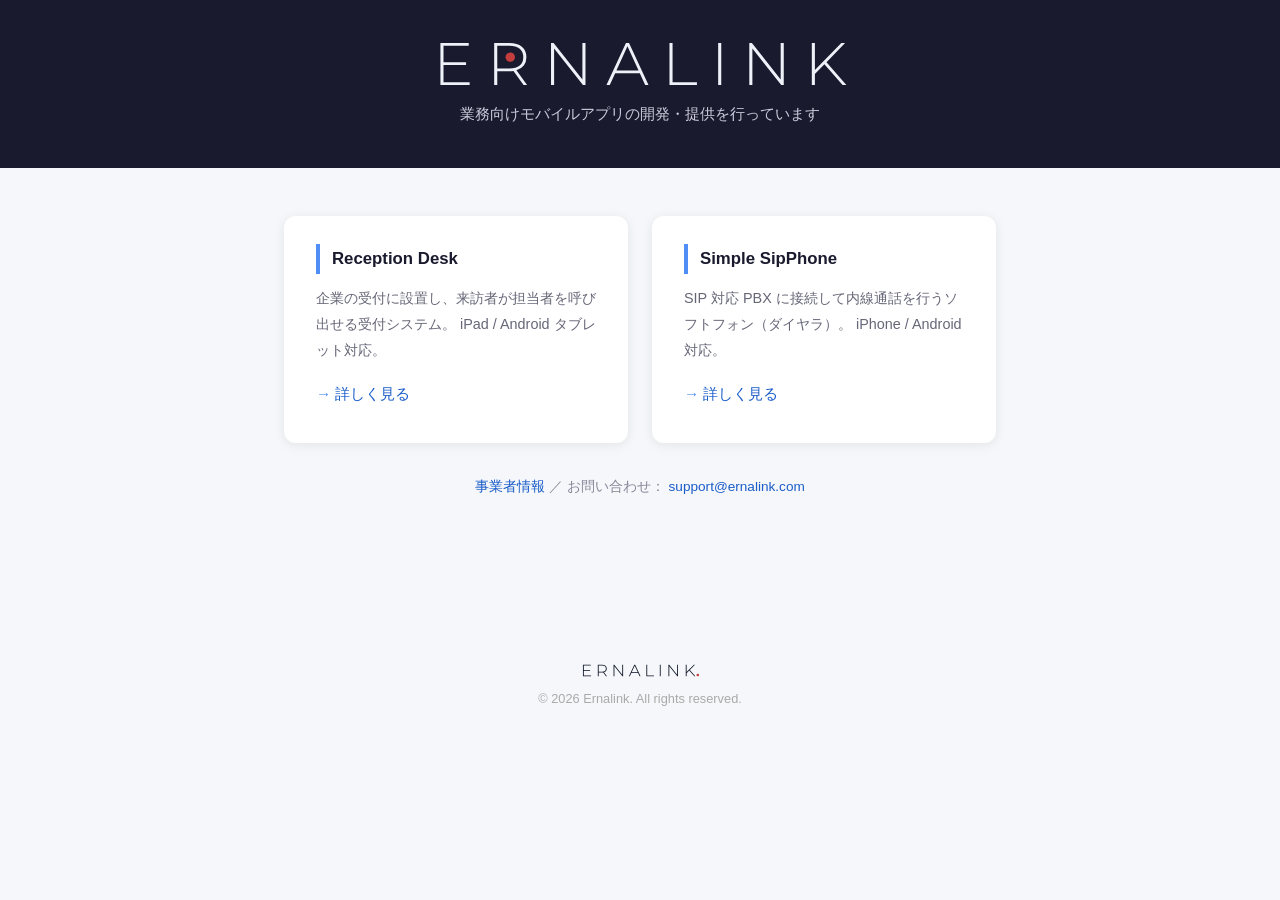
<file: index.html>
<!DOCTYPE html>
<html lang="ja">
<head>
  <meta charset="UTF-8">
  <meta name="viewport" content="width=device-width, initial-scale=1.0">
  <title>Ernalink</title>
  <meta name="description" content="Ernalink — 業務向けモバイルアプリの開発・提供を行っています。">
  <link rel="stylesheet" href="./assets/style.css">

  <link rel="icon" href="/favicon.svg" type="image/svg+xml">
  <link rel="icon" href="/favicon.ico" sizes="32x32">
  <link rel="apple-touch-icon" href="/assets/brand/apple-touch-icon.png">

  <meta property="og:type" content="website">
  <meta property="og:site_name" content="Ernalink">
  <meta property="og:title" content="Ernalink">
  <meta property="og:description" content="業務向けモバイルアプリの開発・提供を行っています。">
  <meta property="og:url" content="https://ernalink.com/">
  <meta property="og:image" content="https://ernalink.com/assets/brand/ogp.png">
  <meta name="twitter:card" content="summary_large_image">
</head>

<body>

<header>
  <h1 class="brand-hero">
    <img src="/assets/brand/wordmark-b2-light.svg" alt="ERNALINK"
         width="6945" height="800">
  </h1>
  <p class="lead">業務向けモバイルアプリの開発・提供を行っています</p>
</header>

<main>
  <div class="products">

    <div class="product">
      <h2>Reception Desk</h2>
      <p class="desc">
        企業の受付に設置し、来訪者が担当者を呼び出せる受付システム。
        iPad / Android タブレット対応。
      </p>
      <ul>
        <li><a href="./reception-desk/">詳しく見る</a></li>
      </ul>
    </div>

    <div class="product">
      <h2>Simple SipPhone</h2>
      <p class="desc">
        SIP 対応 PBX に接続して内線通話を行うソフトフォン（ダイヤラ）。
        iPhone / Android 対応。
      </p>
      <ul>
        <li><a href="./simple-sipphone/">詳しく見る</a></li>
      </ul>
    </div>

  </div>

  <p class="sitelinks">
    <a href="./about.html">事業者情報</a>
    ／ お問い合わせ： <a href="mailto:support@ernalink.com">support@ernalink.com</a>
  </p>
</main>

<footer>
  <img src="/assets/brand/wordmark-a-navy.svg" alt="ERNALINK."
       width="7161" height="800" class="brand-foot">
  <small>&copy; 2026 Ernalink. All rights reserved.</small>
</footer>

</body>
</html>
</file>
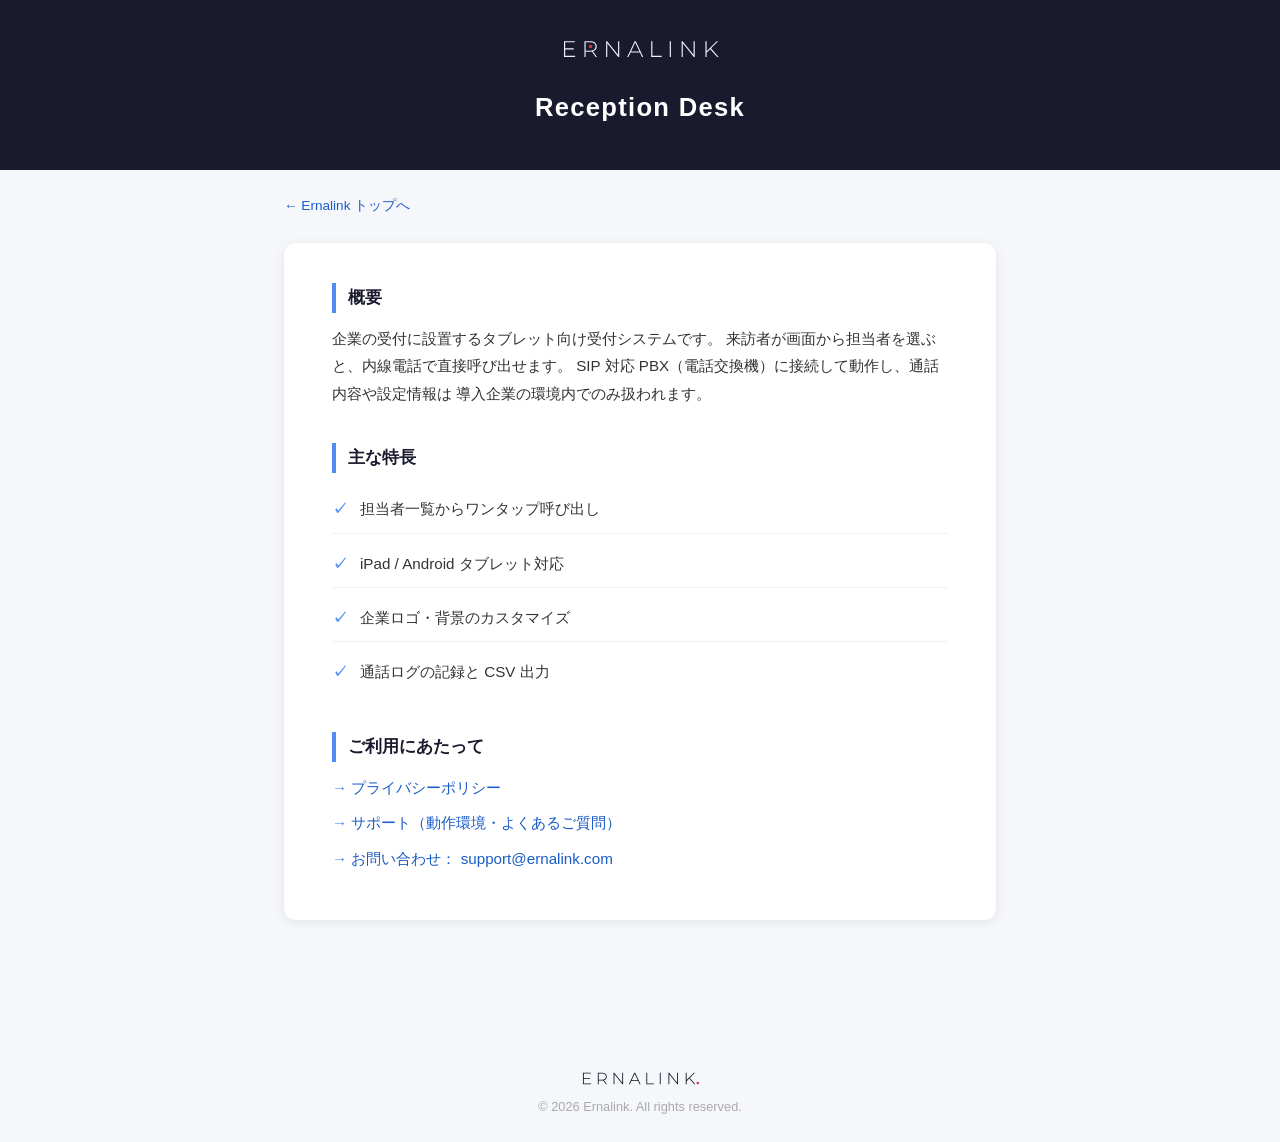
<file: reception-desk/index.html>
<!DOCTYPE html>
<html lang="ja">
<head>
  <meta charset="UTF-8">
  <meta name="viewport" content="width=device-width, initial-scale=1.0">
  <title>Reception Desk | Ernalink</title>
  <meta name="description" content="Reception Desk — 企業の受付に設置するタブレット向け受付システム。来訪者が画面から担当者を選ぶと内線電話で直接呼び出せます。">
  <link rel="stylesheet" href="../assets/style.css">

  <link rel="icon" href="/favicon.svg" type="image/svg+xml">
  <link rel="icon" href="/favicon.ico" sizes="32x32">
  <link rel="apple-touch-icon" href="/assets/brand/apple-touch-icon.png">

  <meta property="og:type" content="website">
  <meta property="og:site_name" content="Ernalink">
  <meta property="og:title" content="Reception Desk | Ernalink">
  <meta property="og:description" content="企業の受付に設置するタブレット向け受付システム。来訪者が画面から担当者を選ぶと内線電話で直接呼び出せます。">
  <meta property="og:url" content="https://ernalink.com/reception-desk/">
  <meta property="og:image" content="https://ernalink.com/assets/brand/ogp.png">
  <meta name="twitter:card" content="summary_large_image">
</head>

<body>

<header>
  <a class="brand-home" href="/">
    <img src="/assets/brand/wordmark-b2-light.svg" alt="ERNALINK" width="6945" height="800">
  </a>
  <h1>Reception Desk</h1>
</header>

<p class="crumb"><a href="../">← Ernalink トップへ</a></p>

<main>
  <div class="card">

    <h2>概要</h2>
    <p>
      企業の受付に設置するタブレット向け受付システムです。
      来訪者が画面から担当者を選ぶと、内線電話で直接呼び出せます。
      SIP 対応 PBX（電話交換機）に接続して動作し、通話内容や設定情報は
      導入企業の環境内でのみ扱われます。
    </p>

    <h2>主な特長</h2>
    <ul class="features">
      <li>担当者一覧からワンタップ呼び出し</li>
      <li>iPad / Android タブレット対応</li>
      <li>企業ロゴ・背景のカスタマイズ</li>
      <li>通話ログの記録と CSV 出力</li>
    </ul>

    <!-- ストアバッジ（App Store / Google Play）は公開後にここへ追加する。
    <p class="stores">
      <a href="#"><img src="../assets/badge-appstore.svg" alt="App Store からダウンロード"></a>
      <a href="#"><img src="../assets/badge-googleplay.png" alt="Google Play で手に入れよう"></a>
    </p>
    -->

    <h2>ご利用にあたって</h2>
    <ul class="actions">
      <li><a href="./privacy.html">プライバシーポリシー</a></li>
      <li><a href="./support.html">サポート（動作環境・よくあるご質問）</a></li>
      <li><a href="mailto:support@ernalink.com">お問い合わせ： support@ernalink.com</a></li>
    </ul>

  </div>
</main>

<footer>
  <img src="/assets/brand/wordmark-a-navy.svg" alt="ERNALINK."
       width="7161" height="800" class="brand-foot">
  <small>&copy; 2026 Ernalink. All rights reserved.</small>
</footer>

</body>
</html>
</file>
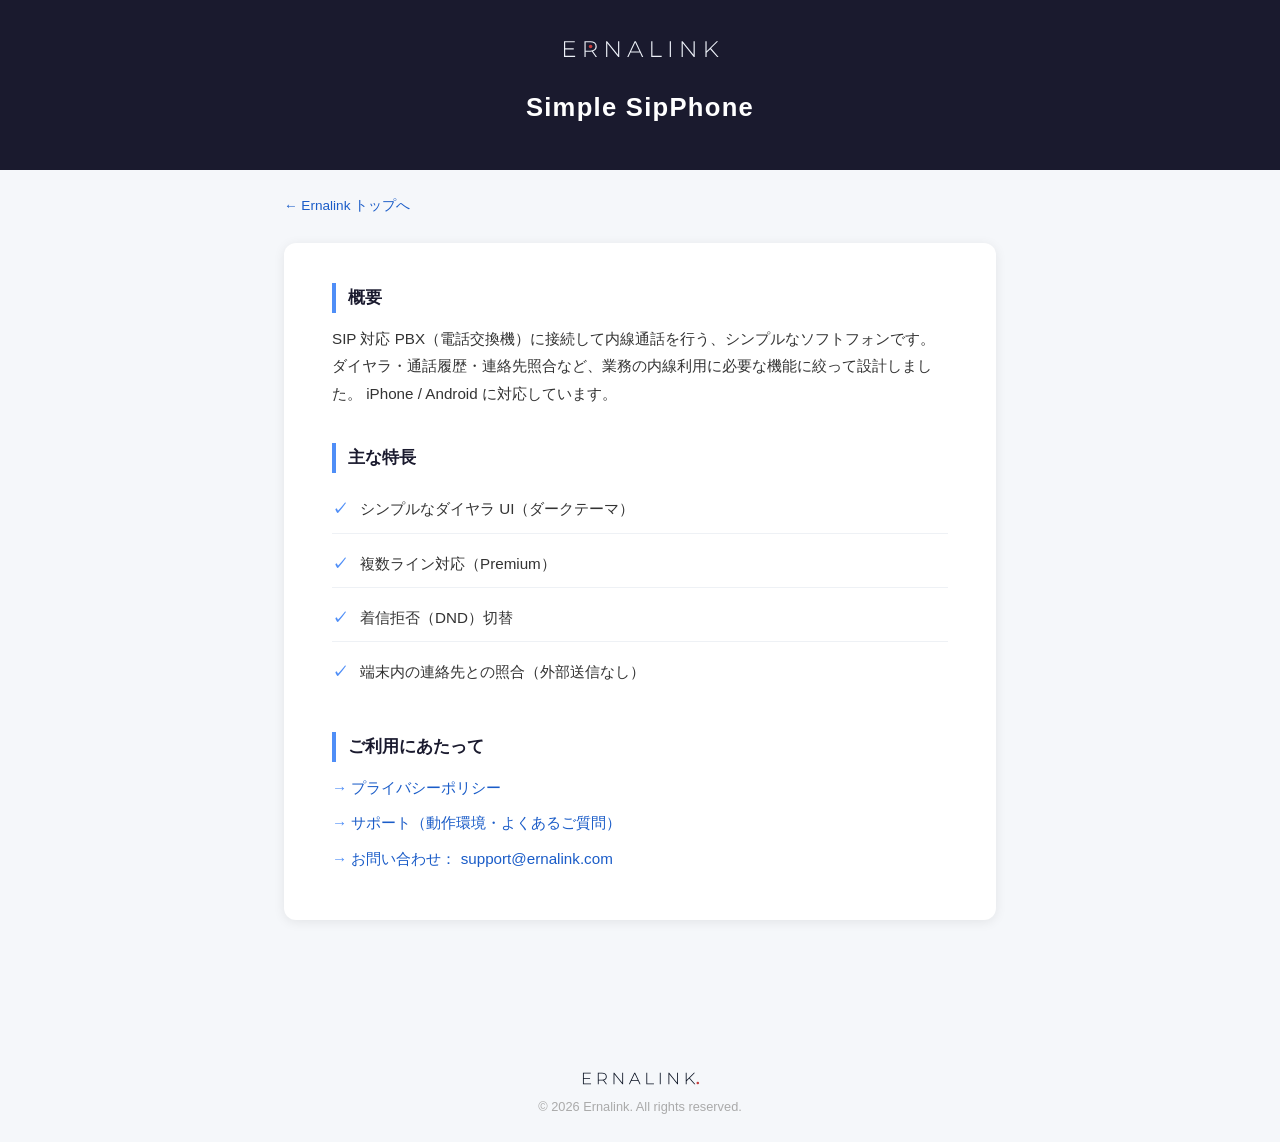
<file: simple-sipphone/index.html>
<!DOCTYPE html>
<html lang="ja">
<head>
  <meta charset="UTF-8">
  <meta name="viewport" content="width=device-width, initial-scale=1.0">
  <title>Simple SipPhone | Ernalink</title>
  <meta name="description" content="Simple SipPhone — SIP 対応 PBX に接続して内線通話を行う、業務向けのシンプルなソフトフォン（ダイヤラ）。iPhone / Android 対応。">
  <link rel="stylesheet" href="../assets/style.css">

  <link rel="icon" href="/favicon.svg" type="image/svg+xml">
  <link rel="icon" href="/favicon.ico" sizes="32x32">
  <link rel="apple-touch-icon" href="/assets/brand/apple-touch-icon.png">

  <meta property="og:type" content="website">
  <meta property="og:site_name" content="Ernalink">
  <meta property="og:title" content="Simple SipPhone | Ernalink">
  <meta property="og:description" content="SIP 対応 PBX に接続して内線通話を行う、業務向けのシンプルなソフトフォン（ダイヤラ）。iPhone / Android 対応。">
  <meta property="og:url" content="https://ernalink.com/simple-sipphone/">
  <meta property="og:image" content="https://ernalink.com/assets/brand/ogp.png">
  <meta name="twitter:card" content="summary_large_image">
</head>

<body>

<header>
  <a class="brand-home" href="/">
    <img src="/assets/brand/wordmark-b2-light.svg" alt="ERNALINK" width="6945" height="800">
  </a>
  <h1>Simple SipPhone</h1>
</header>

<p class="crumb"><a href="../">← Ernalink トップへ</a></p>

<main>
  <div class="card">

    <h2>概要</h2>
    <p>
      SIP 対応 PBX（電話交換機）に接続して内線通話を行う、シンプルなソフトフォンです。
      ダイヤラ・通話履歴・連絡先照合など、業務の内線利用に必要な機能に絞って設計しました。
      iPhone / Android に対応しています。
    </p>

    <h2>主な特長</h2>
    <ul class="features">
      <li>シンプルなダイヤラ UI（ダークテーマ）</li>
      <li>複数ライン対応（Premium）</li>
      <li>着信拒否（DND）切替</li>
      <li>端末内の連絡先との照合（外部送信なし）</li>
    </ul>

    <!-- ストアバッジ（App Store / Google Play）は公開後にここへ追加する。
    <p class="stores">
      <a href="#"><img src="../assets/badge-appstore.svg" alt="App Store からダウンロード"></a>
      <a href="#"><img src="../assets/badge-googleplay.png" alt="Google Play で手に入れよう"></a>
    </p>
    -->

    <h2>ご利用にあたって</h2>
    <ul class="actions">
      <li><a href="./privacy.html">プライバシーポリシー</a></li>
      <li><a href="./support.html">サポート（動作環境・よくあるご質問）</a></li>
      <li><a href="mailto:support@ernalink.com">お問い合わせ： support@ernalink.com</a></li>
    </ul>

  </div>
</main>

<footer>
  <img src="/assets/brand/wordmark-a-navy.svg" alt="ERNALINK."
       width="7161" height="800" class="brand-foot">
  <small>&copy; 2026 Ernalink. All rights reserved.</small>
</footer>

</body>
</html>
</file>
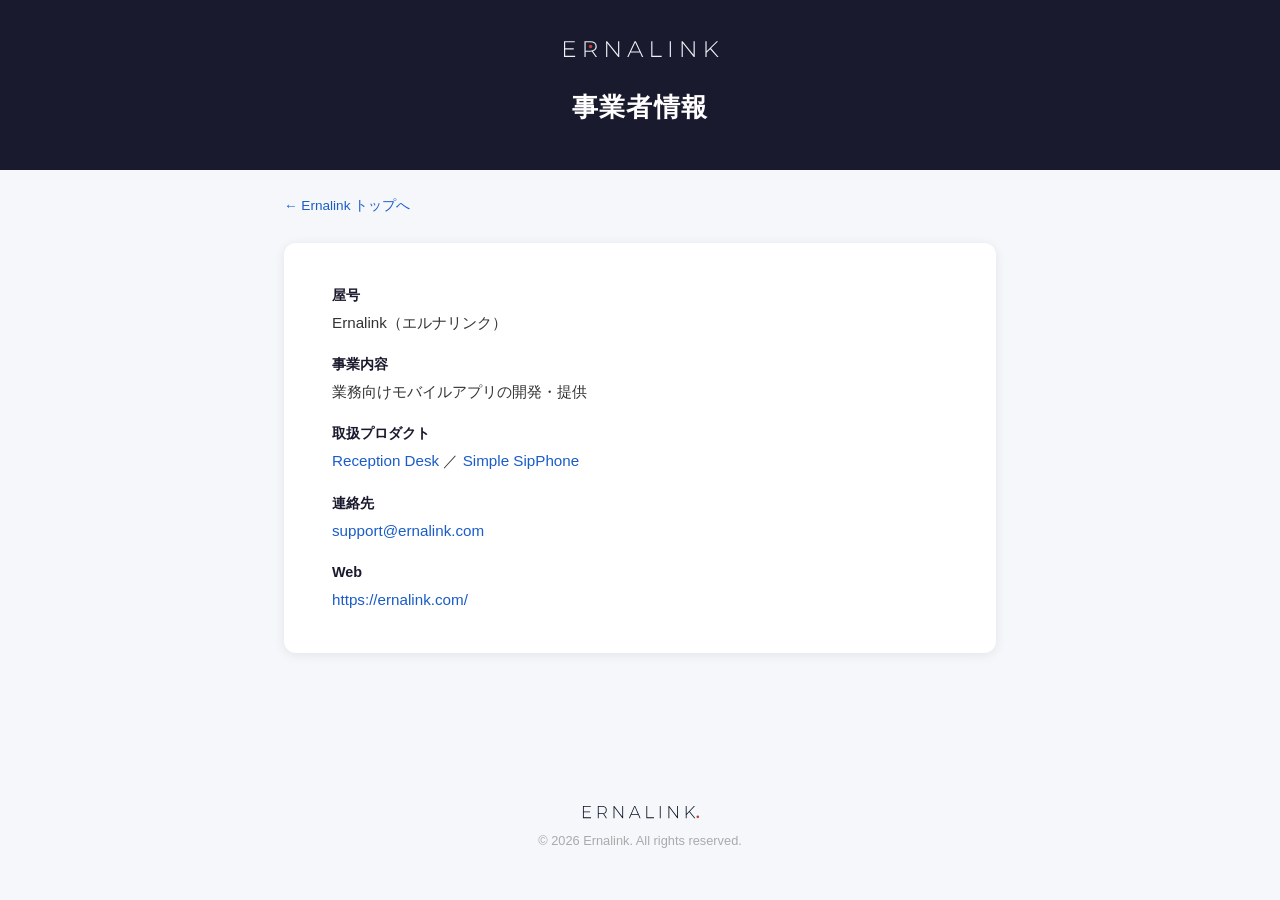
<file: about.html>
<!DOCTYPE html>
<html lang="ja">
<head>
  <meta charset="UTF-8">
  <meta name="viewport" content="width=device-width, initial-scale=1.0">
  <title>事業者情報 | Ernalink</title>
  <meta name="description" content="Ernalink の事業者情報。屋号・事業内容・取扱プロダクト・連絡先。">
  <link rel="stylesheet" href="./assets/style.css">

  <link rel="icon" href="/favicon.svg" type="image/svg+xml">
  <link rel="icon" href="/favicon.ico" sizes="32x32">
  <link rel="apple-touch-icon" href="/assets/brand/apple-touch-icon.png">

  <meta property="og:type" content="website">
  <meta property="og:site_name" content="Ernalink">
  <meta property="og:title" content="事業者情報 | Ernalink">
  <meta property="og:description" content="Ernalink の事業者情報。屋号・事業内容・取扱プロダクト・連絡先。">
  <meta property="og:url" content="https://ernalink.com/about.html">
  <meta property="og:image" content="https://ernalink.com/assets/brand/ogp.png">
  <meta name="twitter:card" content="summary_large_image">
</head>

<body>

<header>
  <a class="brand-home" href="/">
    <img src="/assets/brand/wordmark-b2-light.svg" alt="ERNALINK" width="6945" height="800">
  </a>
  <h1>事業者情報</h1>
</header>

<p class="crumb"><a href="./">← Ernalink トップへ</a></p>

<main>
  <div class="card">
    <dl class="info">
      <dt>屋号</dt>
      <dd>Ernalink（エルナリンク）</dd>

      <dt>事業内容</dt>
      <dd>業務向けモバイルアプリの開発・提供</dd>

      <dt>取扱プロダクト</dt>
      <dd>
        <a href="./reception-desk/">Reception Desk</a>
        ／
        <a href="./simple-sipphone/">Simple SipPhone</a>
      </dd>

      <dt>連絡先</dt>
      <dd><a href="mailto:support@ernalink.com">support@ernalink.com</a></dd>

      <dt>Web</dt>
      <dd><a href="https://ernalink.com/">https://ernalink.com/</a></dd>
    </dl>
  </div>
</main>

<footer>
  <img src="/assets/brand/wordmark-a-navy.svg" alt="ERNALINK."
       width="7161" height="800" class="brand-foot">
  <small>&copy; 2026 Ernalink. All rights reserved.</small>
</footer>

</body>
</html>
</file>
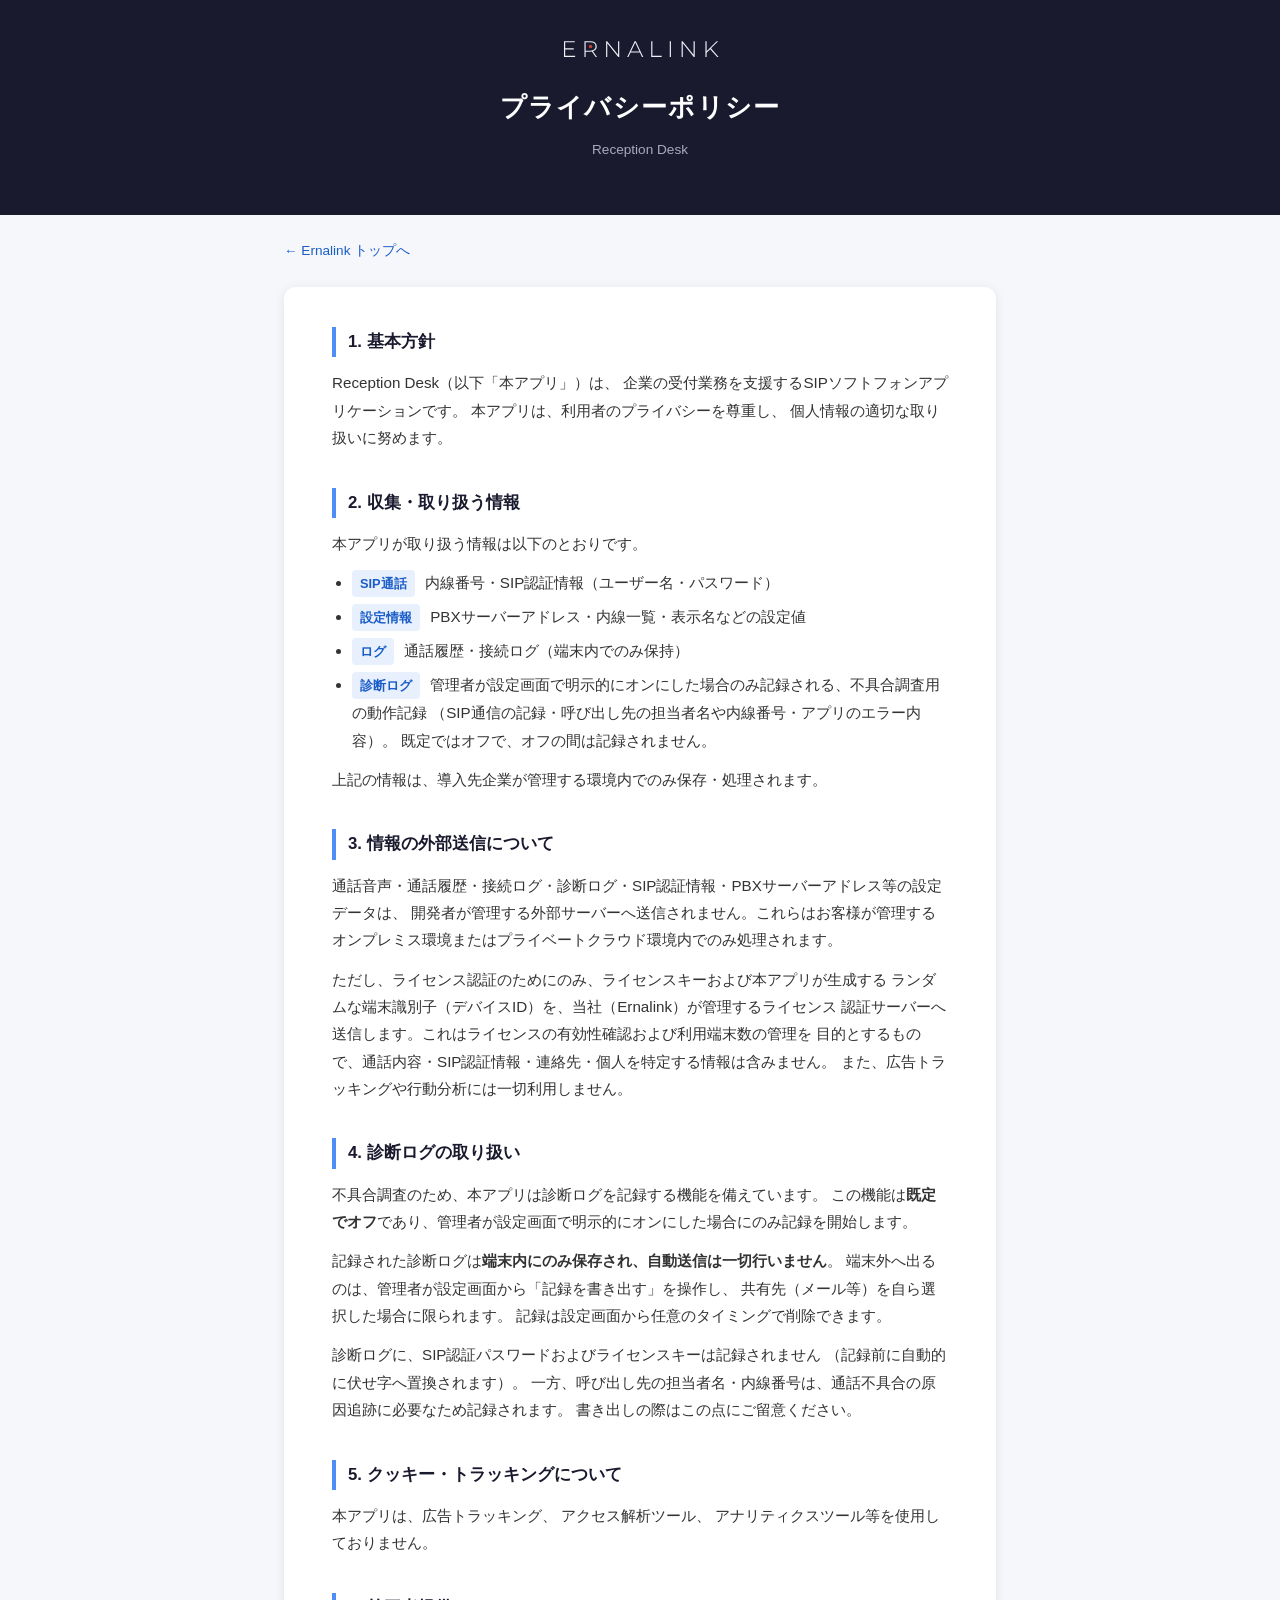
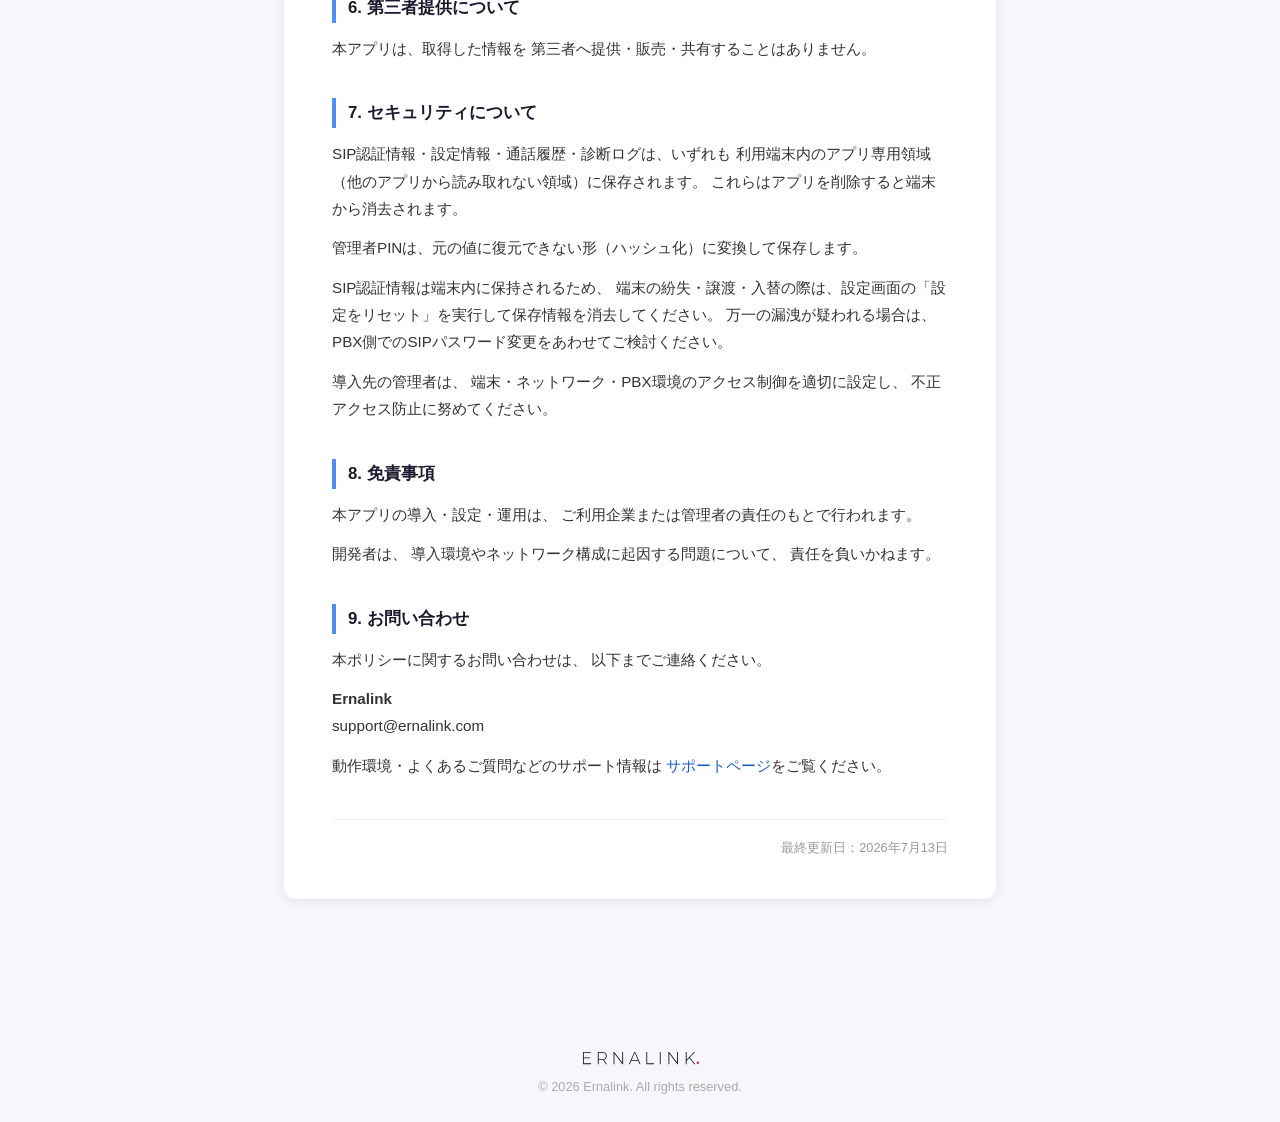
<file: reception-desk/privacy.html>
<!DOCTYPE html>
<html lang="ja">
<head>
  <meta charset="UTF-8">
  <meta name="viewport" content="width=device-width, initial-scale=1.0">
  <title>プライバシーポリシー | Reception Desk | Ernalink</title>
  <meta name="description" content="Reception Desk のプライバシーポリシー。取り扱う情報・外部送信・診断ログ・セキュリティについて。">
  <link rel="stylesheet" href="../assets/style.css">

  <link rel="icon" href="/favicon.svg" type="image/svg+xml">
  <link rel="icon" href="/favicon.ico" sizes="32x32">
  <link rel="apple-touch-icon" href="/assets/brand/apple-touch-icon.png">

  <meta property="og:type" content="website">
  <meta property="og:site_name" content="Ernalink">
  <meta property="og:title" content="プライバシーポリシー | Reception Desk">
  <meta property="og:description" content="Reception Desk のプライバシーポリシー。取り扱う情報・外部送信・診断ログ・セキュリティについて。">
  <meta property="og:url" content="https://ernalink.com/reception-desk/privacy.html">
  <meta property="og:image" content="https://ernalink.com/assets/brand/ogp.png">
  <meta name="twitter:card" content="summary_large_image">
</head>

<body>

<header>
  <a class="brand-home" href="/">
    <img src="/assets/brand/wordmark-b2-light.svg" alt="ERNALINK" width="6945" height="800">
  </a>
  <h1>プライバシーポリシー</h1>
  <p>Reception Desk</p>
</header>

<p class="crumb"><a href="../">← Ernalink トップへ</a></p>

<main>
  <div class="card">

    <h2>1. 基本方針</h2>
    <p>
      Reception Desk（以下「本アプリ」）は、
      企業の受付業務を支援するSIPソフトフォンアプリケーションです。
      本アプリは、利用者のプライバシーを尊重し、
      個人情報の適切な取り扱いに努めます。
    </p>

    <h2>2. 収集・取り扱う情報</h2>
    <p>本アプリが取り扱う情報は以下のとおりです。</p>

    <ul>
      <li>
        <span class="badge">SIP通話</span>
        内線番号・SIP認証情報（ユーザー名・パスワード）
      </li>

      <li>
        <span class="badge">設定情報</span>
        PBXサーバーアドレス・内線一覧・表示名などの設定値
      </li>

      <li>
        <span class="badge">ログ</span>
        通話履歴・接続ログ（端末内でのみ保持）
      </li>

      <li>
        <span class="badge">診断ログ</span>
        管理者が設定画面で明示的にオンにした場合のみ記録される、不具合調査用の動作記録
        （SIP通信の記録・呼び出し先の担当者名や内線番号・アプリのエラー内容）。
        既定ではオフで、オフの間は記録されません。
      </li>
    </ul>

    <p>
      上記の情報は、導入先企業が管理する環境内でのみ保存・処理されます。
    </p>

    <h2>3. 情報の外部送信について</h2>

    <p>
      通話音声・通話履歴・接続ログ・診断ログ・SIP認証情報・PBXサーバーアドレス等の設定データは、
      開発者が管理する外部サーバーへ送信されません。これらはお客様が管理する
      オンプレミス環境またはプライベートクラウド環境内でのみ処理されます。
    </p>

    <p>
      ただし、ライセンス認証のためにのみ、ライセンスキーおよび本アプリが生成する
      ランダムな端末識別子（デバイスID）を、当社（Ernalink）が管理するライセンス
      認証サーバーへ送信します。これはライセンスの有効性確認および利用端末数の管理を
      目的とするもので、通話内容・SIP認証情報・連絡先・個人を特定する情報は含みません。
      また、広告トラッキングや行動分析には一切利用しません。
    </p>

    <h2>4. 診断ログの取り扱い</h2>

    <p>
      不具合調査のため、本アプリは診断ログを記録する機能を備えています。
      この機能は<strong>既定でオフ</strong>であり、管理者が設定画面で明示的にオンにした場合にのみ記録を開始します。
    </p>

    <p>
      記録された診断ログは<strong>端末内にのみ保存され、自動送信は一切行いません</strong>。
      端末外へ出るのは、管理者が設定画面から「記録を書き出す」を操作し、
      共有先（メール等）を自ら選択した場合に限られます。
      記録は設定画面から任意のタイミングで削除できます。
    </p>

    <p>
      診断ログに、SIP認証パスワードおよびライセンスキーは記録されません
      （記録前に自動的に伏せ字へ置換されます）。
      一方、呼び出し先の担当者名・内線番号は、通話不具合の原因追跡に必要なため記録されます。
      書き出しの際はこの点にご留意ください。
    </p>

    <h2>5. クッキー・トラッキングについて</h2>

    <p>
      本アプリは、広告トラッキング、
      アクセス解析ツール、
      アナリティクスツール等を使用しておりません。
    </p>

    <h2>6. 第三者提供について</h2>

    <p>
      本アプリは、取得した情報を
      第三者へ提供・販売・共有することはありません。
    </p>

    <h2>7. セキュリティについて</h2>

    <p>
      SIP認証情報・設定情報・通話履歴・診断ログは、いずれも
      利用端末内のアプリ専用領域（他のアプリから読み取れない領域）に保存されます。
      これらはアプリを削除すると端末から消去されます。
    </p>

    <p>
      管理者PINは、元の値に復元できない形（ハッシュ化）に変換して保存します。
    </p>

    <p>
      SIP認証情報は端末内に保持されるため、
      端末の紛失・譲渡・入替の際は、設定画面の「設定をリセット」を実行して保存情報を消去してください。
      万一の漏洩が疑われる場合は、PBX側でのSIPパスワード変更をあわせてご検討ください。
    </p>

    <p>
      導入先の管理者は、
      端末・ネットワーク・PBX環境のアクセス制御を適切に設定し、
      不正アクセス防止に努めてください。
    </p>

    <h2>8. 免責事項</h2>

    <p>
      本アプリの導入・設定・運用は、
      ご利用企業または管理者の責任のもとで行われます。
    </p>

    <p>
      開発者は、
      導入環境やネットワーク構成に起因する問題について、
      責任を負いかねます。
    </p>

    <h2>9. お問い合わせ</h2>

    <p>
      本ポリシーに関するお問い合わせは、
      以下までご連絡ください。
    </p>

    <p>
      <strong>Ernalink</strong><br>
      support@ernalink.com
    </p>

    <p>
      動作環境・よくあるご質問などのサポート情報は
      <a href="./support.html">サポートページ</a>をご覧ください。
    </p>

    <div class="updated">
      最終更新日：2026年7月13日
    </div>

  </div>
</main>

<footer>
  <img src="/assets/brand/wordmark-a-navy.svg" alt="ERNALINK."
       width="7161" height="800" class="brand-foot">
  <small>&copy; 2026 Ernalink. All rights reserved.</small>
</footer>

</body>
</html>
</file>
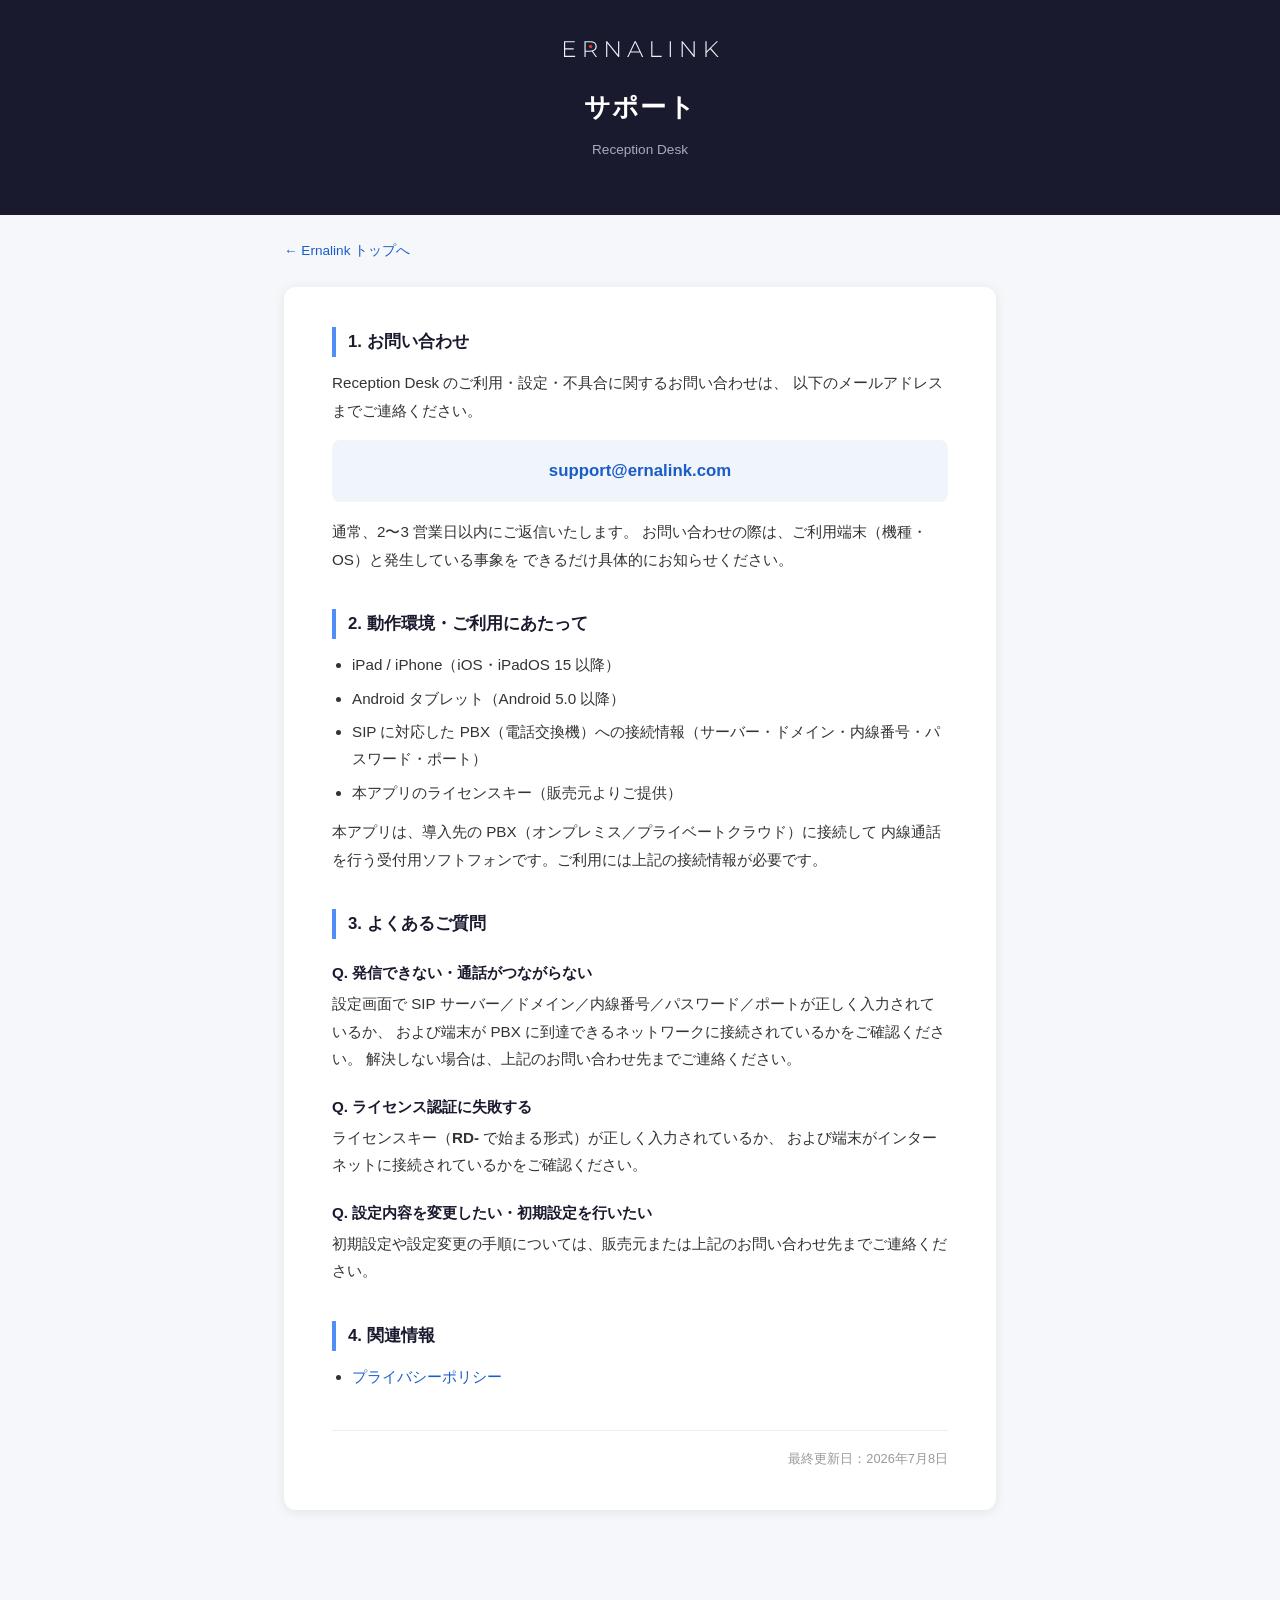
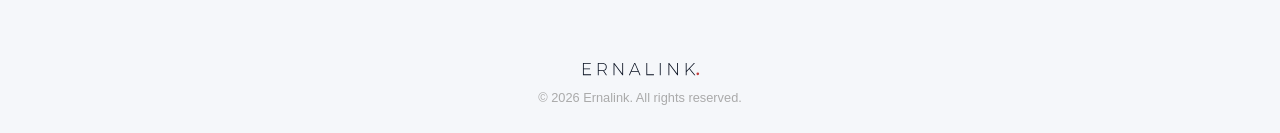
<file: reception-desk/support.html>
<!DOCTYPE html>
<html lang="ja">
<head>
  <meta charset="UTF-8">
  <meta name="viewport" content="width=device-width, initial-scale=1.0">
  <title>サポート | Reception Desk | Ernalink</title>
  <meta name="description" content="Reception Desk のサポート。お問い合わせ・動作環境・よくあるご質問。">

  <link rel="stylesheet" href="../assets/style.css">

  <link rel="icon" href="/favicon.svg" type="image/svg+xml">
  <link rel="icon" href="/favicon.ico" sizes="32x32">
  <link rel="apple-touch-icon" href="/assets/brand/apple-touch-icon.png">

  <meta property="og:type" content="website">
  <meta property="og:site_name" content="Ernalink">
  <meta property="og:title" content="サポート | Reception Desk">
  <meta property="og:description" content="Reception Desk のサポート。お問い合わせ・動作環境・よくあるご質問。">
  <meta property="og:url" content="https://ernalink.com/reception-desk/support.html">
  <meta property="og:image" content="https://ernalink.com/assets/brand/ogp.png">
  <meta name="twitter:card" content="summary_large_image">
</head>

<body>

<header>
  <a class="brand-home" href="/">
    <img src="/assets/brand/wordmark-b2-light.svg" alt="ERNALINK" width="6945" height="800">
  </a>
  <h1>サポート</h1>
  <p>Reception Desk</p>
</header>

<p class="crumb"><a href="../">← Ernalink トップへ</a></p>

<main>
  <div class="card">

    <h2>1. お問い合わせ</h2>
    <p>
      Reception Desk のご利用・設定・不具合に関するお問い合わせは、
      以下のメールアドレスまでご連絡ください。
    </p>
    <div class="contact">
      <a href="mailto:support@ernalink.com">support@ernalink.com</a>
    </div>
    <p>
      通常、2〜3 営業日以内にご返信いたします。
      お問い合わせの際は、ご利用端末（機種・OS）と発生している事象を
      できるだけ具体的にお知らせください。
    </p>

    <h2>2. 動作環境・ご利用にあたって</h2>
    <ul>
      <li>iPad / iPhone（iOS・iPadOS 15 以降）</li>
      <li>Android タブレット（Android 5.0 以降）</li>
      <li>SIP に対応した PBX（電話交換機）への接続情報（サーバー・ドメイン・内線番号・パスワード・ポート）</li>
      <li>本アプリのライセンスキー（販売元よりご提供）</li>
    </ul>
    <p>
      本アプリは、導入先の PBX（オンプレミス／プライベートクラウド）に接続して
      内線通話を行う受付用ソフトフォンです。ご利用には上記の接続情報が必要です。
    </p>

    <h2>3. よくあるご質問</h2>

    <p class="faq-q">Q. 発信できない・通話がつながらない</p>
    <p>
      設定画面で SIP サーバー／ドメイン／内線番号／パスワード／ポートが正しく入力されているか、
      および端末が PBX に到達できるネットワークに接続されているかをご確認ください。
      解決しない場合は、上記のお問い合わせ先までご連絡ください。
    </p>

    <p class="faq-q">Q. ライセンス認証に失敗する</p>
    <p>
      ライセンスキー（<strong>RD-</strong> で始まる形式）が正しく入力されているか、
      および端末がインターネットに接続されているかをご確認ください。
    </p>

    <p class="faq-q">Q. 設定内容を変更したい・初期設定を行いたい</p>
    <p>
      初期設定や設定変更の手順については、販売元または上記のお問い合わせ先までご連絡ください。
    </p>

    <h2>4. 関連情報</h2>
    <ul>
      <li><a href="./privacy.html">プライバシーポリシー</a></li>
    </ul>

    <div class="updated">
      最終更新日：2026年7月8日
    </div>

  </div>
</main>

<footer>
  <img src="/assets/brand/wordmark-a-navy.svg" alt="ERNALINK."
       width="7161" height="800" class="brand-foot">
  <small>&copy; 2026 Ernalink. All rights reserved.</small>
</footer>

</body>
</html>
</file>
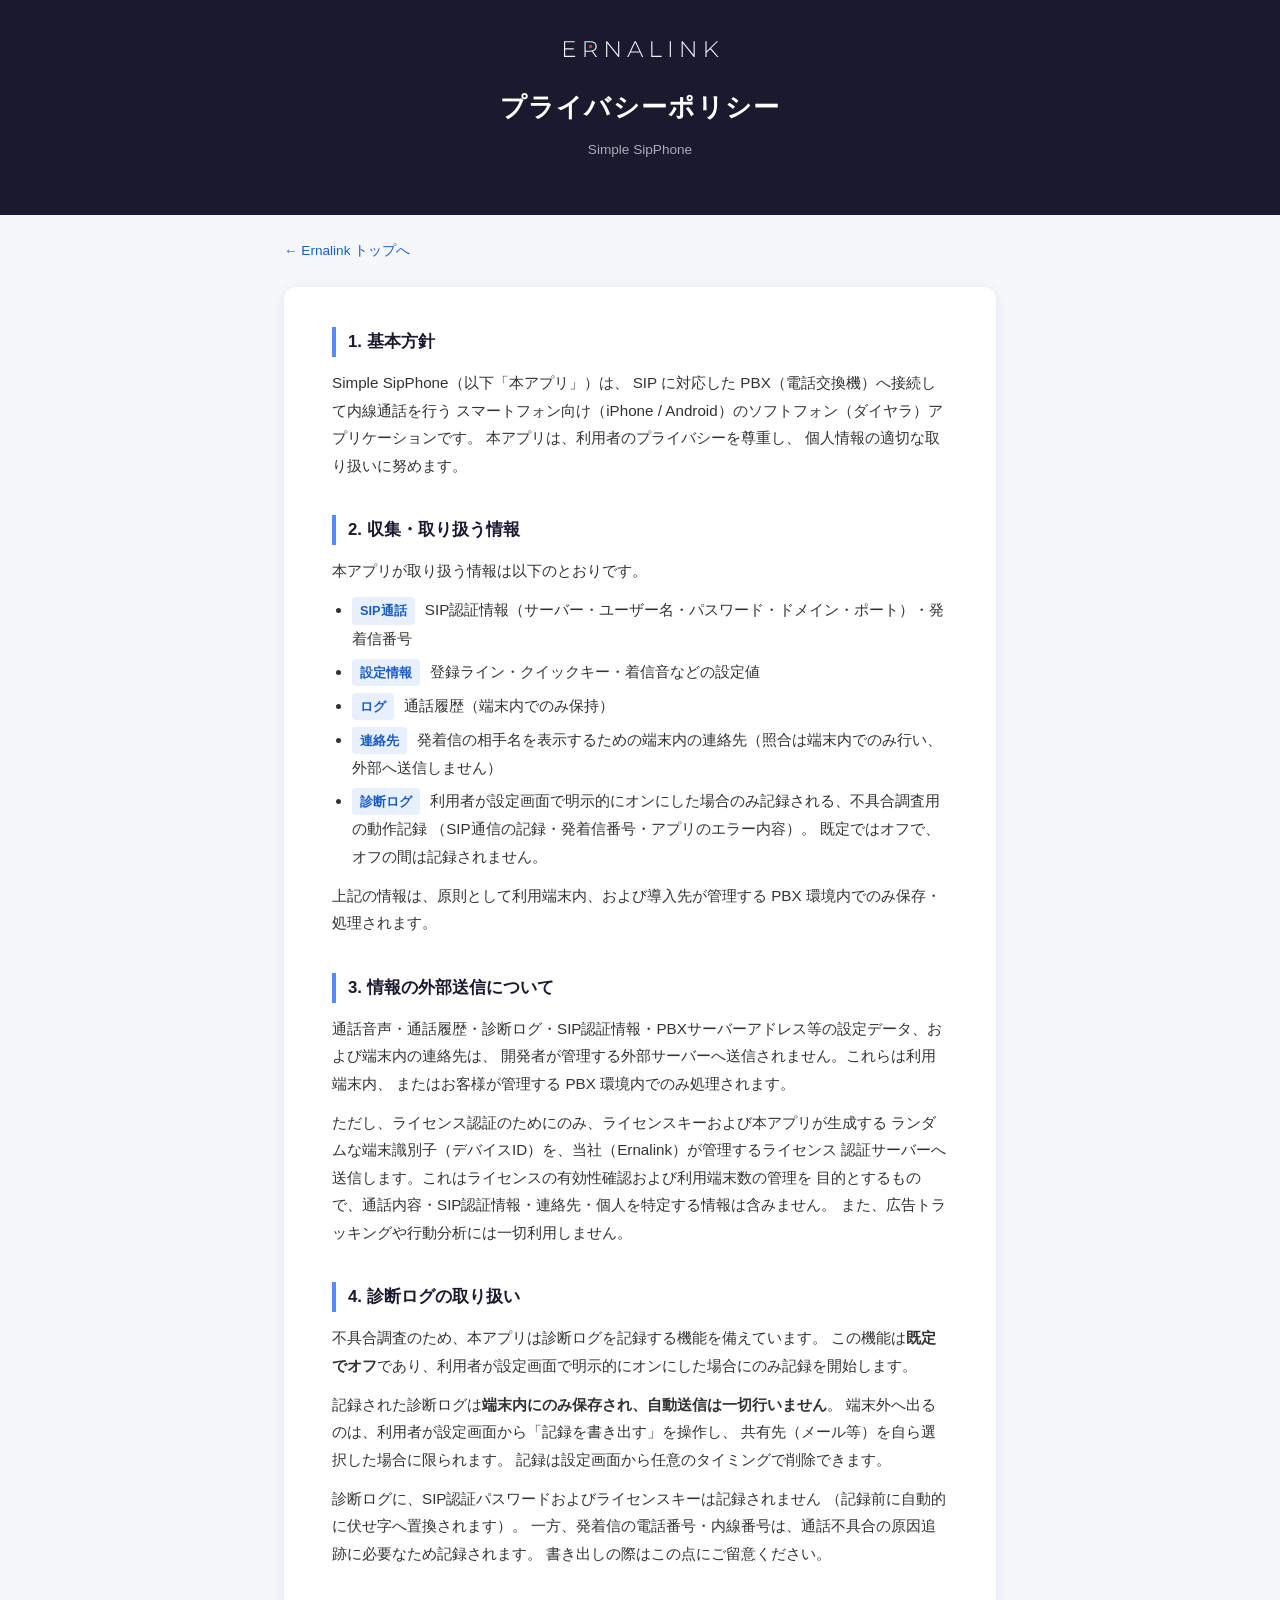
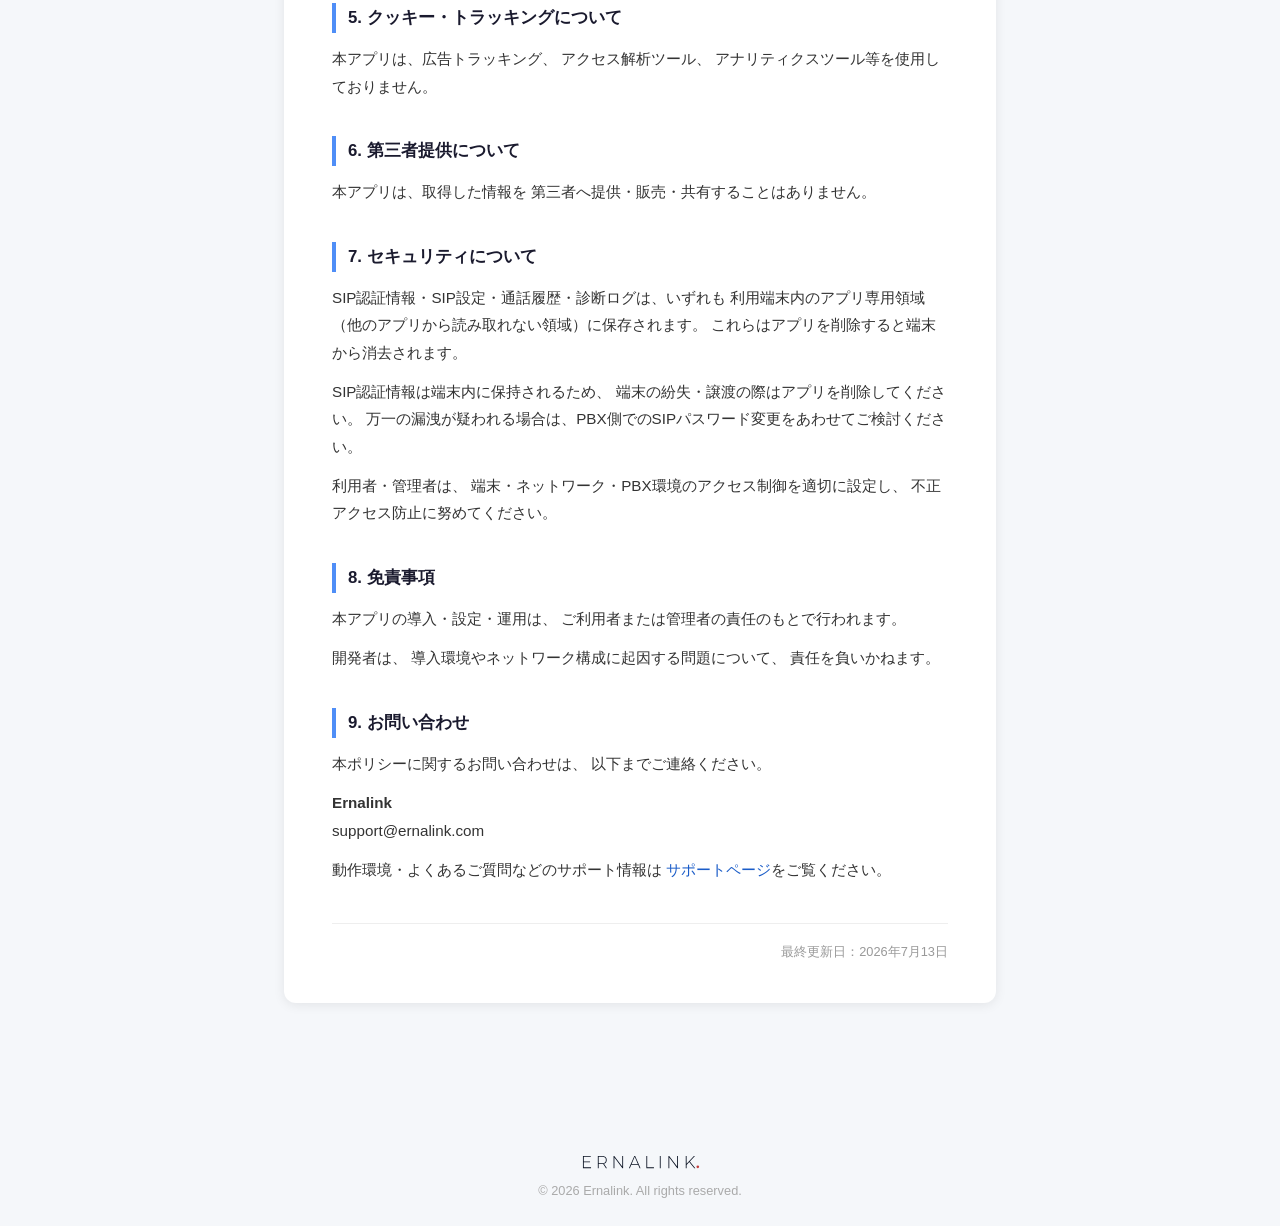
<file: simple-sipphone/privacy.html>
<!DOCTYPE html>
<html lang="ja">
<head>
  <meta charset="UTF-8">
  <meta name="viewport" content="width=device-width, initial-scale=1.0">
  <title>プライバシーポリシー | Simple SipPhone | Ernalink</title>
  <meta name="description" content="Simple SipPhone のプライバシーポリシー。取り扱う情報・外部送信・セキュリティについて。">

  <link rel="stylesheet" href="../assets/style.css">

  <link rel="icon" href="/favicon.svg" type="image/svg+xml">
  <link rel="icon" href="/favicon.ico" sizes="32x32">
  <link rel="apple-touch-icon" href="/assets/brand/apple-touch-icon.png">

  <meta property="og:type" content="website">
  <meta property="og:site_name" content="Ernalink">
  <meta property="og:title" content="プライバシーポリシー | Simple SipPhone">
  <meta property="og:description" content="Simple SipPhone のプライバシーポリシー。取り扱う情報・外部送信・セキュリティについて。">
  <meta property="og:url" content="https://ernalink.com/simple-sipphone/privacy.html">
  <meta property="og:image" content="https://ernalink.com/assets/brand/ogp.png">
  <meta name="twitter:card" content="summary_large_image">
</head>

<body>

<header>
  <a class="brand-home" href="/">
    <img src="/assets/brand/wordmark-b2-light.svg" alt="ERNALINK" width="6945" height="800">
  </a>
  <h1>プライバシーポリシー</h1>
  <p>Simple SipPhone</p>
</header>

<p class="crumb"><a href="../">← Ernalink トップへ</a></p>

<main>
  <div class="card">

    <h2>1. 基本方針</h2>
    <p>
      Simple SipPhone（以下「本アプリ」）は、
      SIP に対応した PBX（電話交換機）へ接続して内線通話を行う
      スマートフォン向け（iPhone / Android）のソフトフォン（ダイヤラ）アプリケーションです。
      本アプリは、利用者のプライバシーを尊重し、
      個人情報の適切な取り扱いに努めます。
    </p>

    <h2>2. 収集・取り扱う情報</h2>
    <p>本アプリが取り扱う情報は以下のとおりです。</p>

    <ul>
      <li>
        <span class="badge">SIP通話</span>
        SIP認証情報（サーバー・ユーザー名・パスワード・ドメイン・ポート）・発着信番号
      </li>

      <li>
        <span class="badge">設定情報</span>
        登録ライン・クイックキー・着信音などの設定値
      </li>

      <li>
        <span class="badge">ログ</span>
        通話履歴（端末内でのみ保持）
      </li>

      <li>
        <span class="badge">連絡先</span>
        発着信の相手名を表示するための端末内の連絡先（照合は端末内でのみ行い、外部へ送信しません）
      </li>

      <li>
        <span class="badge">診断ログ</span>
        利用者が設定画面で明示的にオンにした場合のみ記録される、不具合調査用の動作記録
        （SIP通信の記録・発着信番号・アプリのエラー内容）。
        既定ではオフで、オフの間は記録されません。
      </li>
    </ul>

    <p>
      上記の情報は、原則として利用端末内、および導入先が管理する PBX 環境内でのみ保存・処理されます。
    </p>

    <h2>3. 情報の外部送信について</h2>

    <p>
      通話音声・通話履歴・診断ログ・SIP認証情報・PBXサーバーアドレス等の設定データ、および端末内の連絡先は、
      開発者が管理する外部サーバーへ送信されません。これらは利用端末内、
      またはお客様が管理する PBX 環境内でのみ処理されます。
    </p>

    <p>
      ただし、ライセンス認証のためにのみ、ライセンスキーおよび本アプリが生成する
      ランダムな端末識別子（デバイスID）を、当社（Ernalink）が管理するライセンス
      認証サーバーへ送信します。これはライセンスの有効性確認および利用端末数の管理を
      目的とするもので、通話内容・SIP認証情報・連絡先・個人を特定する情報は含みません。
      また、広告トラッキングや行動分析には一切利用しません。
    </p>

    <h2>4. 診断ログの取り扱い</h2>

    <p>
      不具合調査のため、本アプリは診断ログを記録する機能を備えています。
      この機能は<strong>既定でオフ</strong>であり、利用者が設定画面で明示的にオンにした場合にのみ記録を開始します。
    </p>

    <p>
      記録された診断ログは<strong>端末内にのみ保存され、自動送信は一切行いません</strong>。
      端末外へ出るのは、利用者が設定画面から「記録を書き出す」を操作し、
      共有先（メール等）を自ら選択した場合に限られます。
      記録は設定画面から任意のタイミングで削除できます。
    </p>

    <p>
      診断ログに、SIP認証パスワードおよびライセンスキーは記録されません
      （記録前に自動的に伏せ字へ置換されます）。
      一方、発着信の電話番号・内線番号は、通話不具合の原因追跡に必要なため記録されます。
      書き出しの際はこの点にご留意ください。
    </p>

    <h2>5. クッキー・トラッキングについて</h2>

    <p>
      本アプリは、広告トラッキング、
      アクセス解析ツール、
      アナリティクスツール等を使用しておりません。
    </p>

    <h2>6. 第三者提供について</h2>

    <p>
      本アプリは、取得した情報を
      第三者へ提供・販売・共有することはありません。
    </p>

    <h2>7. セキュリティについて</h2>

    <p>
      SIP認証情報・SIP設定・通話履歴・診断ログは、いずれも
      利用端末内のアプリ専用領域（他のアプリから読み取れない領域）に保存されます。
      これらはアプリを削除すると端末から消去されます。
    </p>

    <p>
      SIP認証情報は端末内に保持されるため、
      端末の紛失・譲渡の際はアプリを削除してください。
      万一の漏洩が疑われる場合は、PBX側でのSIPパスワード変更をあわせてご検討ください。
    </p>

    <p>
      利用者・管理者は、
      端末・ネットワーク・PBX環境のアクセス制御を適切に設定し、
      不正アクセス防止に努めてください。
    </p>

    <h2>8. 免責事項</h2>

    <p>
      本アプリの導入・設定・運用は、
      ご利用者または管理者の責任のもとで行われます。
    </p>

    <p>
      開発者は、
      導入環境やネットワーク構成に起因する問題について、
      責任を負いかねます。
    </p>

    <h2>9. お問い合わせ</h2>

    <p>
      本ポリシーに関するお問い合わせは、
      以下までご連絡ください。
    </p>

    <p>
      <strong>Ernalink</strong><br>
      support@ernalink.com
    </p>

    <p>
      動作環境・よくあるご質問などのサポート情報は
      <a href="./support.html">サポートページ</a>をご覧ください。
    </p>

    <div class="updated">
      最終更新日：2026年7月13日
    </div>

  </div>
</main>

<footer>
  <img src="/assets/brand/wordmark-a-navy.svg" alt="ERNALINK."
       width="7161" height="800" class="brand-foot">
  <small>&copy; 2026 Ernalink. All rights reserved.</small>
</footer>

</body>
</html>
</file>
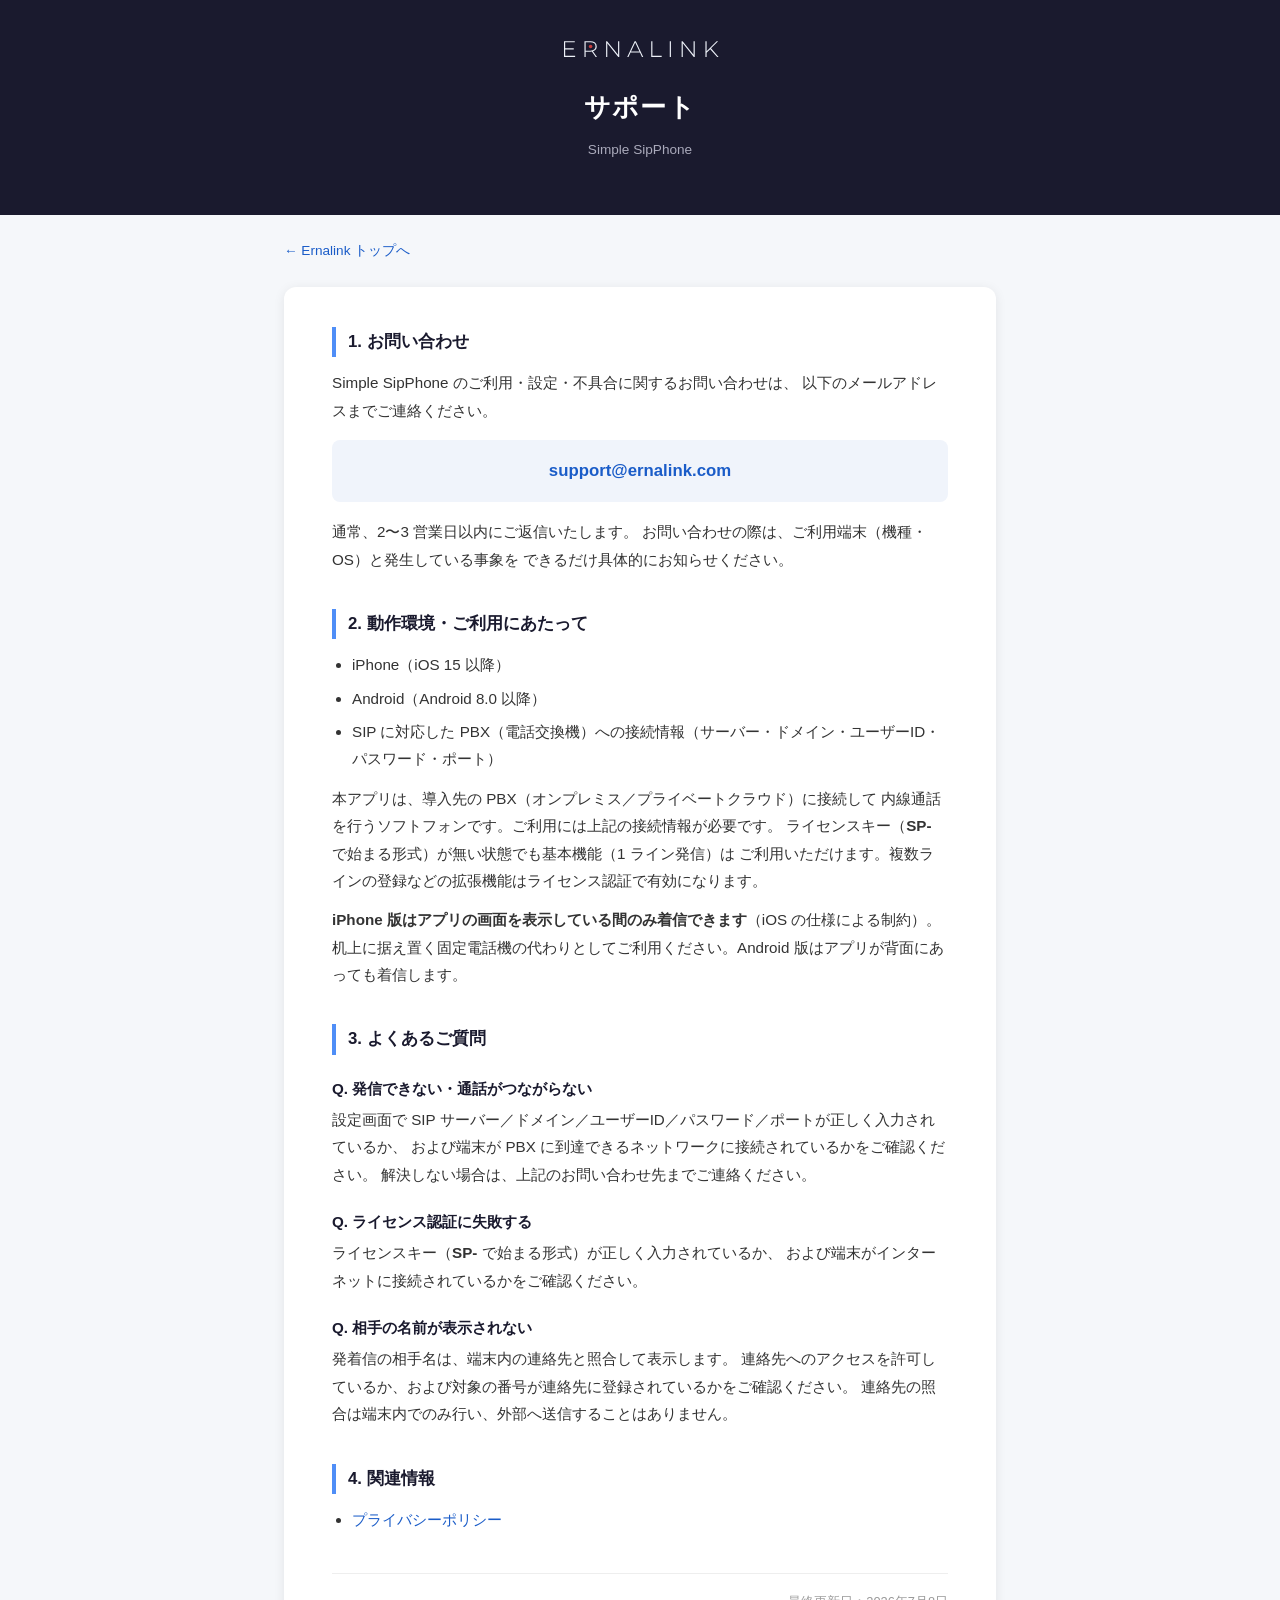
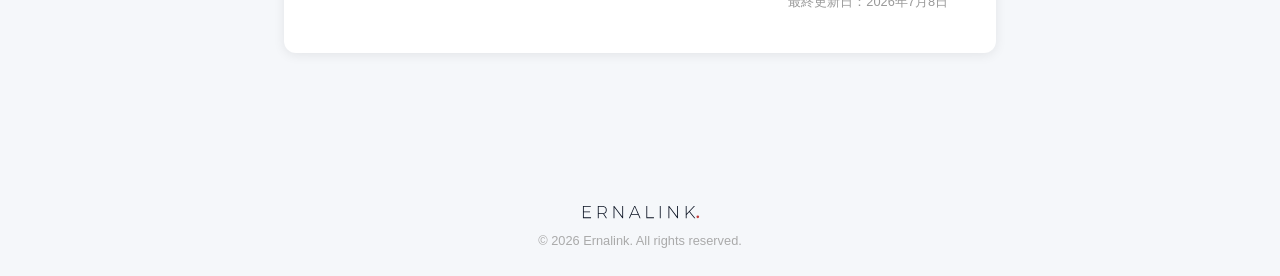
<file: simple-sipphone/support.html>
<!DOCTYPE html>
<html lang="ja">
<head>
  <meta charset="UTF-8">
  <meta name="viewport" content="width=device-width, initial-scale=1.0">
  <title>サポート | Simple SipPhone | Ernalink</title>
  <meta name="description" content="Simple SipPhone のサポート。お問い合わせ・動作環境・よくあるご質問。">

  <link rel="stylesheet" href="../assets/style.css">

  <link rel="icon" href="/favicon.svg" type="image/svg+xml">
  <link rel="icon" href="/favicon.ico" sizes="32x32">
  <link rel="apple-touch-icon" href="/assets/brand/apple-touch-icon.png">

  <meta property="og:type" content="website">
  <meta property="og:site_name" content="Ernalink">
  <meta property="og:title" content="サポート | Simple SipPhone">
  <meta property="og:description" content="Simple SipPhone のサポート。お問い合わせ・動作環境・よくあるご質問。">
  <meta property="og:url" content="https://ernalink.com/simple-sipphone/support.html">
  <meta property="og:image" content="https://ernalink.com/assets/brand/ogp.png">
  <meta name="twitter:card" content="summary_large_image">
</head>

<body>

<header>
  <a class="brand-home" href="/">
    <img src="/assets/brand/wordmark-b2-light.svg" alt="ERNALINK" width="6945" height="800">
  </a>
  <h1>サポート</h1>
  <p>Simple SipPhone</p>
</header>

<p class="crumb"><a href="../">← Ernalink トップへ</a></p>

<main>
  <div class="card">

    <h2>1. お問い合わせ</h2>
    <p>
      Simple SipPhone のご利用・設定・不具合に関するお問い合わせは、
      以下のメールアドレスまでご連絡ください。
    </p>
    <div class="contact">
      <a href="mailto:support@ernalink.com">support@ernalink.com</a>
    </div>
    <p>
      通常、2〜3 営業日以内にご返信いたします。
      お問い合わせの際は、ご利用端末（機種・OS）と発生している事象を
      できるだけ具体的にお知らせください。
    </p>

    <h2>2. 動作環境・ご利用にあたって</h2>
    <ul>
      <li>iPhone（iOS 15 以降）</li>
      <li>Android（Android 8.0 以降）</li>
      <li>SIP に対応した PBX（電話交換機）への接続情報（サーバー・ドメイン・ユーザーID・パスワード・ポート）</li>
    </ul>
    <p>
      本アプリは、導入先の PBX（オンプレミス／プライベートクラウド）に接続して
      内線通話を行うソフトフォンです。ご利用には上記の接続情報が必要です。
      ライセンスキー（<strong>SP-</strong> で始まる形式）が無い状態でも基本機能（1 ライン発信）は
      ご利用いただけます。複数ラインの登録などの拡張機能はライセンス認証で有効になります。
    </p>
    <p>
      <strong>iPhone 版はアプリの画面を表示している間のみ着信できます</strong>（iOS の仕様による制約）。
      机上に据え置く固定電話機の代わりとしてご利用ください。Android 版はアプリが背面にあっても着信します。
    </p>

    <h2>3. よくあるご質問</h2>

    <p class="faq-q">Q. 発信できない・通話がつながらない</p>
    <p>
      設定画面で SIP サーバー／ドメイン／ユーザーID／パスワード／ポートが正しく入力されているか、
      および端末が PBX に到達できるネットワークに接続されているかをご確認ください。
      解決しない場合は、上記のお問い合わせ先までご連絡ください。
    </p>

    <p class="faq-q">Q. ライセンス認証に失敗する</p>
    <p>
      ライセンスキー（<strong>SP-</strong> で始まる形式）が正しく入力されているか、
      および端末がインターネットに接続されているかをご確認ください。
    </p>

    <p class="faq-q">Q. 相手の名前が表示されない</p>
    <p>
      発着信の相手名は、端末内の連絡先と照合して表示します。
      連絡先へのアクセスを許可しているか、および対象の番号が連絡先に登録されているかをご確認ください。
      連絡先の照合は端末内でのみ行い、外部へ送信することはありません。
    </p>

    <h2>4. 関連情報</h2>
    <ul>
      <li><a href="./privacy.html">プライバシーポリシー</a></li>
    </ul>

    <div class="updated">
      最終更新日：2026年7月8日
    </div>

  </div>
</main>

<footer>
  <img src="/assets/brand/wordmark-a-navy.svg" alt="ERNALINK."
       width="7161" height="800" class="brand-foot">
  <small>&copy; 2026 Ernalink. All rights reserved.</small>
</footer>

</body>
</html>
</file>
<file: assets/style.css>
/* ernalink 屋号サイト共通スタイル。
   従来は各 HTML に同じ CSS を丸ごと複製していたため、1箇所の修正が4ファイルに波及していた。
   ページを追加するときは、まずここにあるクラスで組めないかを見ること。 */

*, *::before, *::after {
  box-sizing: border-box;
  margin: 0;
  padding: 0;
}

body {
  font-family: 'Hiragino Kaku Gothic ProN', 'Hiragino Sans', Meiryo, sans-serif;
  background: #f5f7fa;
  color: #333;
  line-height: 1.8;
}

header {
  background: #1a1a2e;
  color: #fff;
  padding: 40px 24px;
  text-align: center;
}

header h1 {
  font-size: 1.6rem;
  letter-spacing: 0.05em;
}

/* ── ブランドワードマーク ──
   ヘッダー＝b2（Rの空洞に赤ドット）／フッター＝a（終止符ドット）。
   詳細は assets/brand/BRAND.md を参照。 */

/* トップのヒーロー見出し（紺帯・暗背景なので light を使用） */
.brand-hero {
  letter-spacing: normal;
}

.brand-hero img {
  width: min(420px, 78vw);
  height: auto;
  display: block;
  margin: 0 auto;
}

/* 下層ページのヘッダーロゴ（クリックでトップへ戻る） */
.brand-home {
  display: inline-block;
  margin-bottom: 16px;
}

.brand-home img {
  width: 160px;
  height: auto;
  display: block;
}

.brand-home:hover {
  text-decoration: none;
  opacity: 0.85;
}

header p {
  margin-top: 8px;
  font-size: 0.85rem;
  color: #aab;
}

/* トップページの一行説明（header p より少し大きく読ませる） */
header p.lead {
  font-size: 0.95rem;
  color: #ccd;
  max-width: 640px;
  margin: 12px auto 0;
}

main {
  max-width: 760px;
  margin: 48px auto;
  padding: 0 24px 80px;
}

.card {
  background: #fff;
  border-radius: 12px;
  padding: 40px 48px;
  box-shadow: 0 2px 12px rgba(0,0,0,.08);
}

.card + .card {
  margin-top: 24px;
}

h2 {
  font-size: 1.05rem;
  color: #1a1a2e;
  border-left: 4px solid #4f8ef7;
  padding-left: 12px;
  margin: 36px 0 12px;
}

h2:first-of-type {
  margin-top: 0;
}

p {
  margin-bottom: 12px;
  font-size: 0.95rem;
}

ul {
  margin: 8px 0 12px 20px;
  font-size: 0.95rem;
}

ul li {
  margin-bottom: 6px;
}

.badge {
  display: inline-block;
  background: #e8f0fe;
  color: #1a5cc8;
  border-radius: 4px;
  padding: 2px 8px;
  font-size: 0.8rem;
  font-weight: bold;
  margin-right: 6px;
}

.updated {
  text-align: right;
  font-size: 0.8rem;
  color: #999;
  margin-top: 40px;
  padding-top: 16px;
  border-top: 1px solid #eee;
}

footer {
  text-align: center;
  font-size: 0.8rem;
  color: #aaa;
  padding: 24px;
}

/* フッターの正式ワードマーク（a）。明色背景前提なので navy を使用 */
.brand-foot {
  display: block;
  width: 120px;
  height: auto;
  margin: 0 auto 10px;
}

footer small {
  display: block;
  font-size: 0.8rem;
  color: #aaa;
}

a {
  color: #1a5cc8;
  text-decoration: none;
}

a:hover {
  text-decoration: underline;
}

/* ── パンくず（各ページからトップへ戻る導線） ── */
.crumb {
  max-width: 760px;
  margin: 24px auto -24px;
  padding: 0 24px;
  font-size: 0.85rem;
}

/* ── トップページ：製品カード ── */
.products {
  display: grid;
  grid-template-columns: repeat(auto-fit, minmax(280px, 1fr));
  gap: 24px;
}

.product {
  background: #fff;
  border-radius: 12px;
  padding: 28px 32px;
  box-shadow: 0 2px 12px rgba(0,0,0,.08);
}

.product h2 {
  margin-top: 0;
}

.product .desc {
  color: #667;
  font-size: 0.9rem;
  margin-bottom: 16px;
}

.product ul {
  list-style: none;
  margin: 0;
}

.product ul li {
  margin-bottom: 8px;
}

.product ul li a::before {
  content: "→ ";
  color: #4f8ef7;
}

/* ── サポートページ：問い合わせ先とFAQ ──
   従来 HTML 側だけにあり CSS に無かった（＝素のテキストで表示されていた）クラス。 */
.contact {
  background: #f0f4fb;
  border-radius: 8px;
  text-align: center;
  padding: 16px;
  margin: 16px 0;
  font-size: 1.05rem;
  font-weight: bold;
}

.faq-q {
  font-weight: bold;
  color: #1a1a2e;
  margin-top: 20px;
  margin-bottom: 4px;
}

/* ── 製品紹介ページ：特長リストと導線 ── */
.features {
  list-style: none;
  margin: 0;
}

.features li {
  padding: 10px 0 10px 28px;
  border-bottom: 1px solid #eef1f5;
  position: relative;
}

.features li:last-child {
  border-bottom: none;
}

.features li::before {
  content: "✓";
  position: absolute;
  left: 0;
  color: #4f8ef7;
  font-weight: bold;
}

/* 製品紹介・トップ下部のリンク行 */
.actions {
  list-style: none;
  margin: 0;
}

.actions li {
  margin-bottom: 8px;
}

.actions li a::before {
  content: "→ ";
  color: #4f8ef7;
}

/* ── 事業者情報：定義リスト ── */
.info dt {
  font-weight: bold;
  color: #1a1a2e;
  font-size: 0.9rem;
  margin-top: 16px;
}

.info dt:first-child {
  margin-top: 0;
}

.info dd {
  font-size: 0.95rem;
  margin-left: 0;
}

/* ── フッター上のリンク行（トップページ） ── */
.sitelinks {
  text-align: center;
  margin-top: 32px;
  font-size: 0.85rem;
  color: #889;
}
</file>
